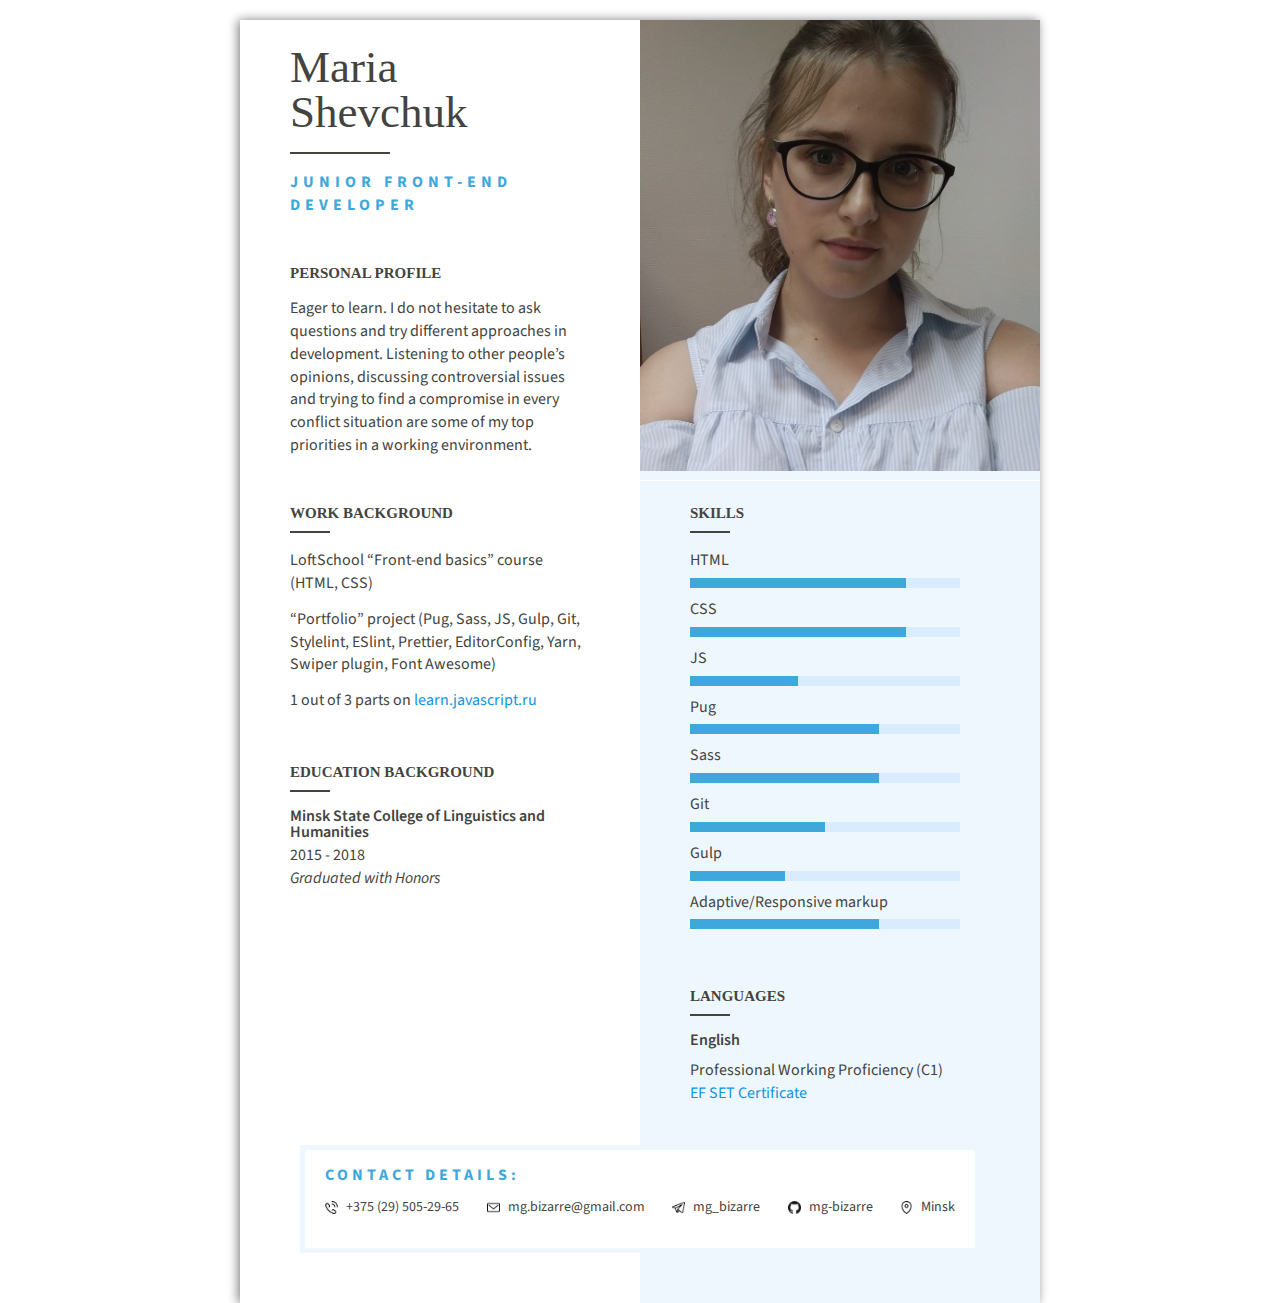
<file: index.html>
<!DOCTYPE html>
<html lang="en">
  <head>
    <meta charset="UTF-8" />
    <meta name="viewport" content="width=device-width, initial-scale=1.0" />
    <meta content="ie=edge" http-equiv="x-ua-compatible" />
    <title>CV</title>
    <link rel="stylesheet" href="normalize.css" />
    <link rel="stylesheet" href="adjustment.css" />
    <link href="
    <link
      href="https://fonts.googleapis.com/css2?family=Playfair+Display+SC:wght@400;700&display=swap"
      rel="stylesheet"
    />
    <link
      href="https://fonts.googleapis.com/css2?family=Source+Sans+Pro:wght@300;400;600;700&display=swap"
      rel="stylesheet"
    />
    <link rel="stylesheet" href="main.css" />
  </head>
  <body>
    <div class="container">
      <section class="section">
        <div class="section__block">
          <div class="section__block-wrapper">
            <div class="initial-info">
              <h1 class="fullname">
                <div class="name">Maria</div>
                <div class="surname">Shevchuk</div>
              </h1>
              <span class="job-title">Junior Front-end developer</span>
            </div>
            <div class="personal-profile">
              <div class="personal-profile__title title">Personal profile</div>
              <div class="personal-profile__desc">
                Eager to learn. I do not hesitate to ask questions and try different approaches in development.
                Listening to other people’s opinions, discussing controversial issues and trying to find a compromise in
                every conflict situation are some of my top priorities in a working environment.
              </div>
            </div>
          </div>
        </div>
        <div class="section__block">
          <div class="pic__block">
            <div class="pic"></div>
          </div>
        </div>
      </section>
      <section class="section">
        <div class="section__block">
          <div class="section__block-wrapper">
            <ul class="left__list">
              <li class="left__item">
                <div class="title">Work background</div>
                <div class="left__item-desc">
                  <ul class="work__list">
                    <li class="work__item">LoftSchool “Front-end basics” course (HTML, CSS)</li>
                    <li class="work__item">
                      “Portfolio” project (Pug, Sass, JS, Gulp, Git, Stylelint, ESlint, Prettier, EditorConfig, Yarn,
                      Swiper plugin, Font Awesome)
                    </li>
                    <li class="work__item">
                      1 out of 3 parts on
                      <a class="learnjs__link" href="https://learn.javascript.ru/" target="_blank"
                        >learn.javascript.ru</a
                      >
                    </li>
                  </ul>
                </div>
              </li>
              <li class="left__item">
                <div class="title">Education background</div>
                <div class="left__item-desc">
                  <ul class="education__list">
                    <li class="education__item">
                      <div class="edu">Minsk State College of Linguistics and Humanities</div>
                    </li>
                    <li class="education__item">
                      <div class="years">2015 - 2018</div>
                    </li>
                    <li class="education__item">
                      <div class="degree">Graduated with Honors</div>
                    </li>
                  </ul>
                </div>
              </li>
            </ul>
          </div>
        </div>
        <div class="section__block section__block_blue">
          <div class="section__block-wrapper">
            <div class="title">Skills</div>
            <div class="skills__desc">
              <ul class="right__list">
                <li class="right__item">
                  <div class="skills">
                    <ul class="skills-list">
                      <li class="skills-list__item">
                        <div class="skill__title">HTML</div>
                        <div class="skill__progress">
                          <div class="skill__progress-filled" style="width: 80%"></div>
                        </div>
                      </li>
                      <li class="skills-list__item">
                        <div class="skill__title">CSS</div>
                        <div class="skill__progress">
                          <div class="skill__progress-filled" style="width: 80%"></div>
                        </div>
                      </li>
                      <li class="skills-list__item">
                        <div class="skill__title">JS</div>
                        <div class="skill__progress">
                          <div class="skill__progress-filled" style="width: 40%"></div>
                        </div>
                      </li>
                      <li class="skills-list__item">
                        <div class="skill__title">Pug</div>
                        <div class="skill__progress">
                          <div class="skill__progress-filled" style="width: 70%"></div>
                        </div>
                      </li>
                      <li class="skills-list__item">
                        <div class="skill__title">Sass</div>
                        <div class="skill__progress">
                          <div class="skill__progress-filled" style="width: 70%"></div>
                        </div>
                      </li>
                      <li class="skills-list__item">
                        <div class="skill__title">Git</div>
                        <div class="skill__progress">
                          <div class="skill__progress-filled" style="width: 50%"></div>
                        </div>
                      </li>
                      <li class="skills-list__item">
                        <div class="skill__title">Gulp</div>
                        <div class="skill__progress">
                          <div class="skill__progress-filled" style="width: 35%"></div>
                        </div>
                      </li>
                      <li class="skills-list__item">
                        <div class="skill__title">Adaptive/Responsive markup</div>
                        <div class="skill__progress">
                          <div class="skill__progress-filled" style="width: 70%"></div>
                        </div>
                      </li>
                    </ul>
                  </div>
                </li>
                <li class="right__item">
                  <div class="languages">
                    <div class="title">Languages</div>
                    <div class="lang__desc">
                      <ul class="lang__list">
                        <li class="lang__item">
                          <div class="english">English</div>
                        </li>
                        <li class="lang__item">
                          <div class="level">Professional Working Proficiency (C1)</div>
                        </li>
                        <li class="lang__item">
                          <div class="certificate">
                            <a class="certificate__link" href="https://www.efset.org/cert/dVt2Dn" target="_blank"
                              >EF SET Certificate</a
                            >
                          </div>
                        </li>
                      </ul>
                    </div>
                  </div>
                </li>
              </ul>
            </div>
          </div>
        </div>
      </section>
      <section class="section__contacts">
        <div class="contacts__block">
          <div class="contacts">
            <div class="contacts__title">Contact details:</div>
            <ul class="contacts__list">
              <li class="contacts__item">
                <a href="tel:+375295052965" target="_blank" class="contacts__link">
                  <img class="icon" src="images/telephone.png" alt="phone" />
                  <span class="contacts__text">+375 (29) 505-29-65</span>
                </a>
              </li>
              <li class="contacts__item">
                <img class="icon" src="images/email.png" alt="email" />
                <span class="contacts__text">mg.bizarre@gmail.com</span>
              </li>
              <li class="contacts__item">
                <a href="https://t.me/mg_bizarre" target="_blank" class="contacts__link">
                  <img class="icon" src="images/telegram.png" alt="telegram" />
                  <span class="contacts__text">mg_bizarre</span>
                </a>
              </li>
              <li class="contacts__item">
                <a href="https://github.com/mg-bizarre" target="_blank" class="contacts__link">
                  <img class="icon" src="images/github.png" alt="github" />
                  <span class="contacts__text">mg-bizarre</span>
                </a>
              </li>
              <li class="contacts__item">
                <img class="icon" src="images/pin.png" alt="location" />
                <span class="contacts__text">Minsk</span>
              </li>
            </ul>
          </div>
        </div>
      </section>
    </div>
  </body>
</html>
</file>
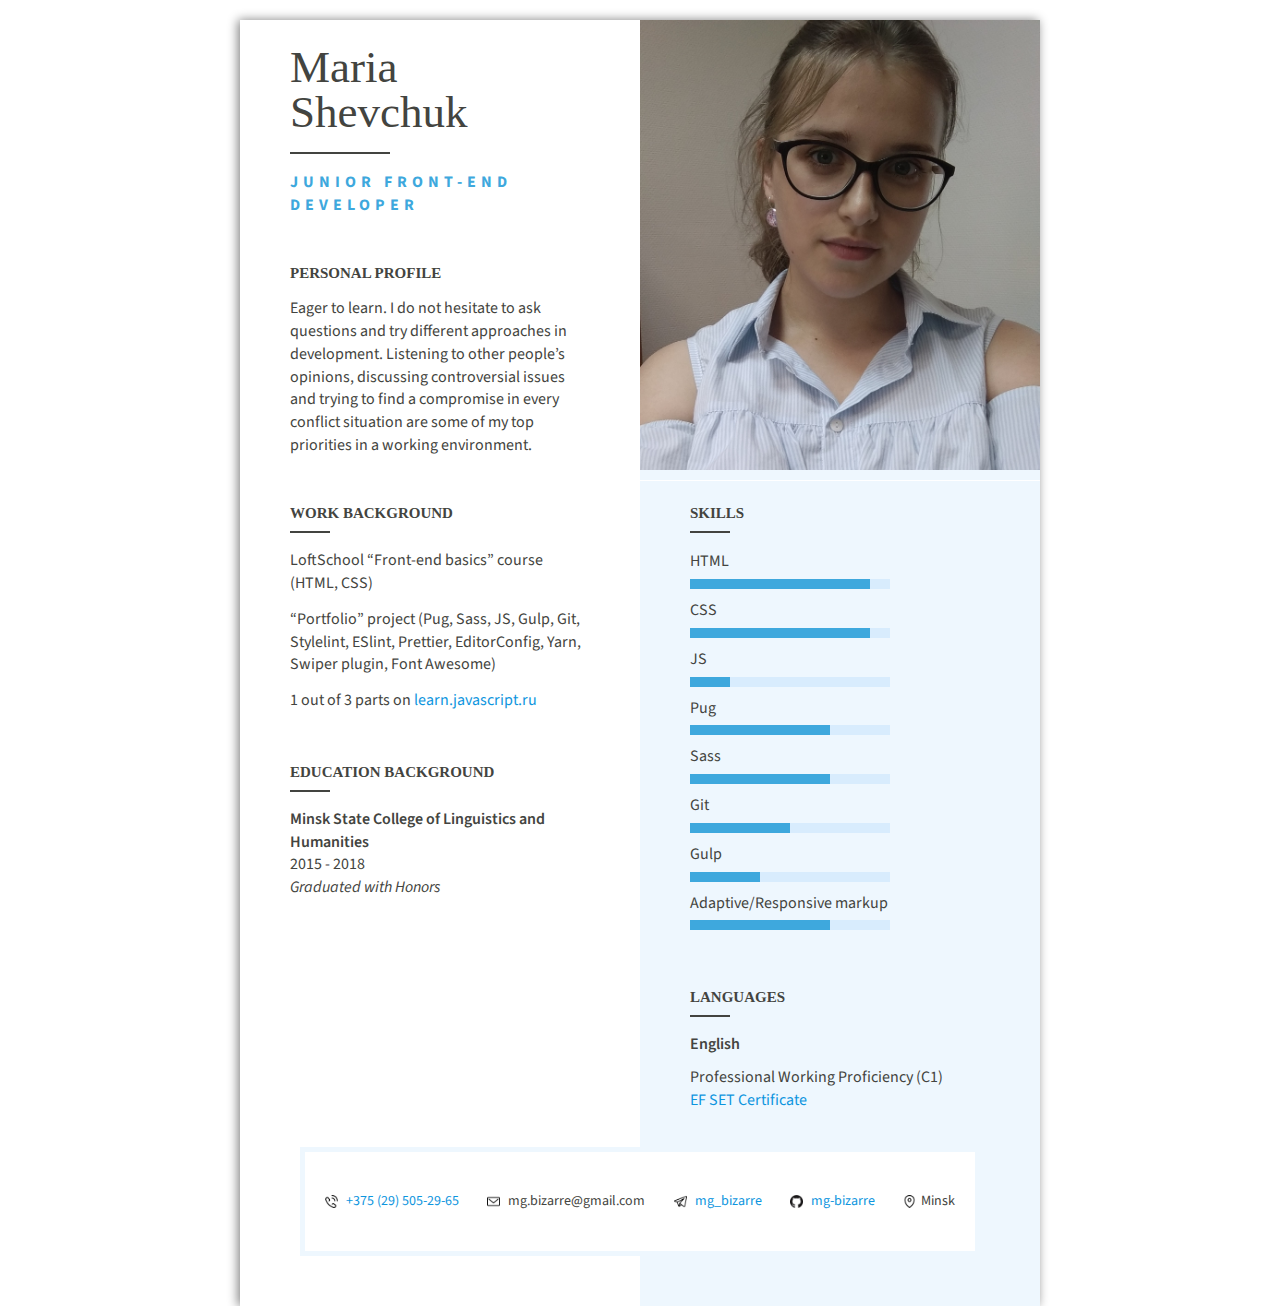
<file: cv.html>
<!DOCTYPE html>
<html lang="en">
  <head>
    <meta charset="UTF-8" />
    <meta name="viewport" content="width=device-width, initial-scale=1.0" />
    <meta content="ie=edge" http-equiv="x-ua-compatible" />
    <title>CV</title>
    <link rel="stylesheet" href="normalize.css" />
    <link rel="stylesheet" href="adjustment.css" />
    <link href="
    <link
      href="https://fonts.googleapis.com/css2?family=Playfair+Display+SC:wght@400;700&display=swap"
      rel="stylesheet"
    />
    <link
      href="https://fonts.googleapis.com/css2?family=Source+Sans+Pro:wght@300;400;600;700&display=swap"
      rel="stylesheet"
    />
    <link rel="stylesheet" href="cv.css" />
  </head>
  <body>
    <div class="container">
      <section class="section">
        <div class="section__block">
          <div class="initial-info">
            <h1 class="fullname">
              <div class="name">Maria</div>
              <div class="surname">Shevchuk</div>
            </h1>
            <span class="job-title">Junior Front-end developer</span>
          </div>
          <div class="personal-profile">
            <div class="personal-profile__title title">Personal profile</div>
            <div class="personal-profile__desc">
              Eager to learn. I do not hesitate to ask questions and try different approaches in development. Listening
              to other people’s opinions, discussing controversial issues and trying to find a compromise in every
              conflict situation are some of my top priorities in a working environment.
            </div>
          </div>
        </div>
        <div class="section__block">
          <div class="pic__block">
            <div class="pic"></div>
          </div>
        </div>
      </section>
      <section class="section">
        <div class="section__block">
          <ul class="block__list">
            <li class="list__item">
              <div class="title">Work background</div>
              <div class="desc">
                <ul class="desc__list">
                  <li class="desc__item">LoftSchool “Front-end basics” course (HTML, CSS)</li>
                  <li class="desc__item">
                    “Portfolio” project (Pug, Sass, JS, Gulp, Git, Stylelint, ESlint, Prettier, EditorConfig, Yarn,
                    Swiper plugin, Font Awesome)
                  </li>
                  <li class="desc__item">
                    1 out of 3 parts on
                    <a href="https://learn.javascript.ru/">learn.javascript.ru</a>
                  </li>
                </ul>
              </div>
            </li>
            <li class="list__item">
              <div class="title">Education background</div>
              <div class="desc">
                <div class="edu">Minsk State College of Linguistics and Humanities</div>
                <div class="years">2015 - 2018</div>
                <div class="degree">Graduated with Honors</div>
              </div>
            </li>
          </ul>
        </div>
        <div class="section__block section__block_blue">
          <div class="title" style="padding: 25px 50px 0 50px">Skills</div>
          <div class="desc">
            <ul class="block__list">
              <li class="block__item">
                <div class="skills">
                  <ul class="skills-list">
                    <li class="skills-list__item">
                      <div class="skill__title">HTML</div>
                      <div class="skill__progress">
                        <div class="skill__progress-filled" style="width: 90%"></div>
                      </div>
                    </li>
                    <li class="skills-list__item">
                      <div class="skill__title">CSS</div>
                      <div class="skill__progress">
                        <div class="skill__progress-filled" style="width: 90%"></div>
                      </div>
                    </li>
                    <li class="skills-list__item">
                      <div class="skill__title">JS</div>
                      <div class="skill__progress">
                        <div class="skill__progress-filled" style="width: 20%"></div>
                      </div>
                    </li>
                    <li class="skills-list__item">
                      <div class="skill__title">Pug</div>
                      <div class="skill__progress">
                        <div class="skill__progress-filled" style="width: 70%"></div>
                      </div>
                    </li>
                    <li class="skills-list__item">
                      <div class="skill__title">Sass</div>
                      <div class="skill__progress">
                        <div class="skill__progress-filled" style="width: 70%"></div>
                      </div>
                    </li>
                    <li class="skills-list__item">
                      <div class="skill__title">Git</div>
                      <div class="skill__progress">
                        <div class="skill__progress-filled" style="width: 50%"></div>
                      </div>
                    </li>
                    <li class="skills-list__item">
                      <div class="skill__title">Gulp</div>
                      <div class="skill__progress">
                        <div class="skill__progress-filled" style="width: 35%"></div>
                      </div>
                    </li>
                    <li class="skills-list__item">
                      <div class="skill__title">Adaptive/Responsive markup</div>
                      <div class="skill__progress">
                        <div class="skill__progress-filled" style="width: 70%"></div>
                      </div>
                    </li>
                  </ul>
                </div>
              </li>
              <li class="block__item">
                <div class="languages">
                  <div class="title">Languages</div>
                  <div class="desc">
                    <div class="english">English</div>
                    <div class="level">Professional Working Proficiency (C1)</div>
                    <div class="certificate">
                      <a href="https://www.efset.org/cert/dVt2Dn">EF SET Certificate</a>
                    </div>
                  </div>
                </div>
              </li>
            </ul>
          </div>
        </div>
      </section>
      <section class="section__contacts">
        <div class="contacts">
          <ul class="contacts__list">
            <li class="contacts__item">
              <img class="icon" src="images/telephone.png" alt="phone" />
              <a href="tel:+375295052965" class="number">+375 (29) 505-29-65</a>
            </li>
            <li class="contacts__item">
              <img class="icon" src="images/email.png" alt="email" />
              mg.bizarre@gmail.com
            </li>
            <li class="contacts__item">
              <img class="icon" src="images/telegram.png" alt="telegram" />
              <a href="https://t.me/mg_bizarre" class="telegram__link">mg_bizarre</a>
            </li>
            <li class="contacts__item">
              <img class="icon" src="images/github.png" alt="github" />
              <a href="https://github.com/mg-bizarre" class="github__link">mg-bizarre</a>
            </li>
            <li class="contacts__item"><img class="icon" src="images/pin.png" alt="location" />Minsk</li>
          </ul>
        </div>
      </section>
    </div>
  </body>
</html>
</file>
<file: adjustment.css>
* {
  box-sizing: border-box;
}

html {
  /* Stick the footer with a dynamic height to the bottom of a page */
  height: 100%;
  font-size: 16px;
}

html,
body {
  font-family: 'Source Sans Pro', sans-serif;
  width: 100%;
  color: #434440;
}

body {
  /* Stick the footer with a dynamic height to the bottom of a page */
  display: flex;
  flex-direction: column;
  overflow-x: hidden;
  height: 100%;
  line-height: 1.42;
  -webkit-font-smoothing: antialiased;
}

.container {
  max-width: 800px;
  width: 100%;
  margin: 20px auto;
}

h1,
h2,
h3,
h4,
h5,
h6 {
  margin: 0;
  font-weight: normal;
}

p {
  margin: 0;
}

a {
  outline: none;
  text-decoration: none;
  color: #0d95de;
}

ul {
  padding: 0;
  margin: 0;
}

li {
  list-style: none;
}

button {
  padding: 0;
  margin: 0;
  border: none;
  outline: none;
  background: none;
  cursor: pointer;
}

input[type='number'] {
  -moz-appearance: textfield;
}

input[type='number']::-webkit-inner-spin-button,
input[type='number']::-webkit-outer-spin-button {
  -webkit-appearance: none;
  margin: 0;
}

input[type='search']::-ms-clear,
input[type='search']::-ms-reveal {
  display: none;
  width: 0;
  height: 0;
}

input[type='search']::-webkit-search-decoration,
input[type='search']::-webkit-search-cancel-button,
input[type='search']::-webkit-search-results-button,
input[type='search']::-webkit-search-results-decoration {
  display: none;
}

input,
textarea {
  border: none;
  outline: none;
  background: none;
}

textarea {
  resize: vertical;
}

label {
  cursor: pointer;
}

fieldset {
  padding: 0;
  margin: 0;
  border: none;
}

blockquote {
  margin: 0;
}

figure {
  margin: 0;
}

footer {
  width: 100%;
  /* Stick the footer with a dynamic height to the bottom of a page */
  margin-top: auto;
}

/*  Fix IE11 display:flex on the body */
header,
main,
section,
footer {
  flex-shrink: 0;
}
</file>
<file: main.css>
.container {
  box-shadow: -2px 0 10px 0 #808080;
}
.section {
  display: flex;
}
.section__block {
  width: 50%;
}
.section__block-wrapper {
  padding: 25px 50px;
}
.initial-info {
  padding-bottom: 50px;
}
.fullname {
  font-family: 'Playfair Display SC', serif;
  font-size: 45px;
  line-height: 1;
}
.fullname::after {
  display: block;
  background-color: #434440;
  content: '';
  width: 100px;
  height: 2px;
  margin: 17px 0;
}
.job-title {
  text-transform: uppercase;
  color: #3ea8dd;
  font-weight: 700;
  letter-spacing: 5px;
  font-size: 16px;
}

.title {
  font-family: 'Playfair Display SC', serif;
  font-size: 15px;
  line-height: 1;
  text-transform: uppercase;
  font-weight: 700;
  padding-bottom: 16px;
}
.title::after {
  display: block;
  background-color: #434440;
  content: '';
  width: 40px;
  height: 2px;
  margin-top: 10px;
}
.personal-profile__title::after {
  display: none;
}
.pic__block {
  height: 460px;
  background-color: #eef7fe;
}
.pic {
  background-image: url(images/pic.jpg);
  background-size: cover;
  width: 100%;
  height: 98%;
}
.work__item {
  padding-bottom: 13px;
}
.edu {
  font-weight: 600;
}
.education__item {
  padding-bottom: 7px;
  line-height: 1;
}
.degree {
  font-style: italic;
}
.left__item {
  padding-bottom: 40px;
}
.right__item {
  padding-bottom: 50px;
}
.skills-list__item {
  padding-bottom: 10px;
}
.skill {
  line-height: 2;
}

.skill__title {
  padding-bottom: 6px;
}

.skill__progress {
  width: 90%;
  height: 10px;
  background-color: #d8ecfd;
}

.skill__progress-filled {
  height: 10px;
  background-color: #3ea8dd;
}

.section__block_blue {
  background-color: #eef7fe;
  padding-bottom: 120px;
}
.lang__item {
  padding-bottom: 7px;
  line-height: 1;
}
.english {
  padding-bottom: 7px;
  font-weight: 600;
}
a:hover {
  text-decoration: underline;
}
.section__contacts {
  position: relative;
}
.contacts__block {
  width: 85%;
  margin: 0 auto;
  position: absolute;
  bottom: 50px;
  left: 50%;
  transform: translateX(-50%);
}

.contacts__title {
  text-transform: uppercase;
  color: #3ea8dd;
  font-weight: 700;
  letter-spacing: 4px;
  font-size: 16px;
  line-height: 1;
  padding-bottom: 15px;
}
.contacts {
  position: relative;
  padding: 17px 20px 30px 20px;
  background-color: #fff;
  border: solid 5px #eef7fe;
  width: 100%;
}
.contacts__list {
  justify-content: space-between;
  display: flex;
}
.contacts__item {
  font-size: 14px;
  vertical-align: middle;
}
.contacts__link {
  color: #434440;
}
.icon {
  width: 18px;
  height: 13px;
  padding-right: 5px;
  vertical-align: middle;
}
</file>
<file: cv.css>
.container {
  box-shadow: -2px 0 10px 0 #808080;
}
.section {
  display: flex;
}
.section__block {
  width: 50%;
}
.initial-info {
  padding: 25px 50px;
}
.fullname {
  font-family: 'Playfair Display SC', serif;
  font-size: 45px;
  line-height: 1;
}
.fullname::after {
  display: block;
  background-color: #434440;
  content: '';
  width: 100px;
  height: 2px;
  margin: 17px 0;
}
.job-title {
  text-transform: uppercase;
  color: #3ea8dd;
  font-weight: 700;
  letter-spacing: 5px;
}
.personal-profile {
  padding: 25px 50px;
}

.title {
  font-family: 'Playfair Display SC', serif;
  font-size: 15px;
  line-height: 1;
  text-transform: uppercase;
  font-weight: 700;
  padding-bottom: 16px;
}
.title::after {
  display: block;
  background-color: #434440;
  content: '';
  width: 40px;
  height: 2px;
  margin-top: 10px;
}
.personal-profile__title::after {
  display: none;
}
.pic__block {
  height: 460px;
  background-color: #eef7fe;
}
.pic {
  background-image: url(images/pic.jpg);
  background-size: cover;
  width: 100%;
  height: 450px;
}
.desc__item {
  padding-bottom: 13px;
}
.edu {
  font-weight: 600;
}
.degree {
  font-style: italic;
}
.list__item {
  padding: 25px 50px 15px 50px;
}
.skills {
  padding: 17px 50px 25px 50px;
}
.skills-list__item {
  padding-bottom: 10px;
}
.skill {
  line-height: 2;
}

.skill__title {
  margin-bottom: 6px;
}

.skill__progress {
  width: 200px;
  height: 10px;
  background-color: #d8ecfd;
}

.skill__progress-filled {
  height: 10px;
  background-color: #3ea8dd;
}

.section__block_blue {
  background-color: #eef7fe;
  padding-bottom: 170px;
}
.languages {
  padding: 25px 50px 25px 50px;
}
.english {
  padding-bottom: 10px;
  font-weight: 600;
}
a:hover {
  text-decoration: underline;
}
.section__contacts {
  position: relative;
}
.contacts {
  width: 85%;
  margin: 0 auto;
  position: absolute;
  bottom: 50px;
  left: 50%;
  transform: translateX(-50%);
}
.contacts__list {
  display: flex;
  position: relative;
  padding: 40px 20px;
  background-color: #fff;
  border: solid 5px #eef7fe;
  width: 100%;
  justify-content: space-between;
}
.contacts__item {
  font-size: 14px;
  vertical-align: middle;
}
.icon {
  width: 18px;
  height: 13px;
  padding-right: 5px;
  vertical-align: middle;
}
</file>
